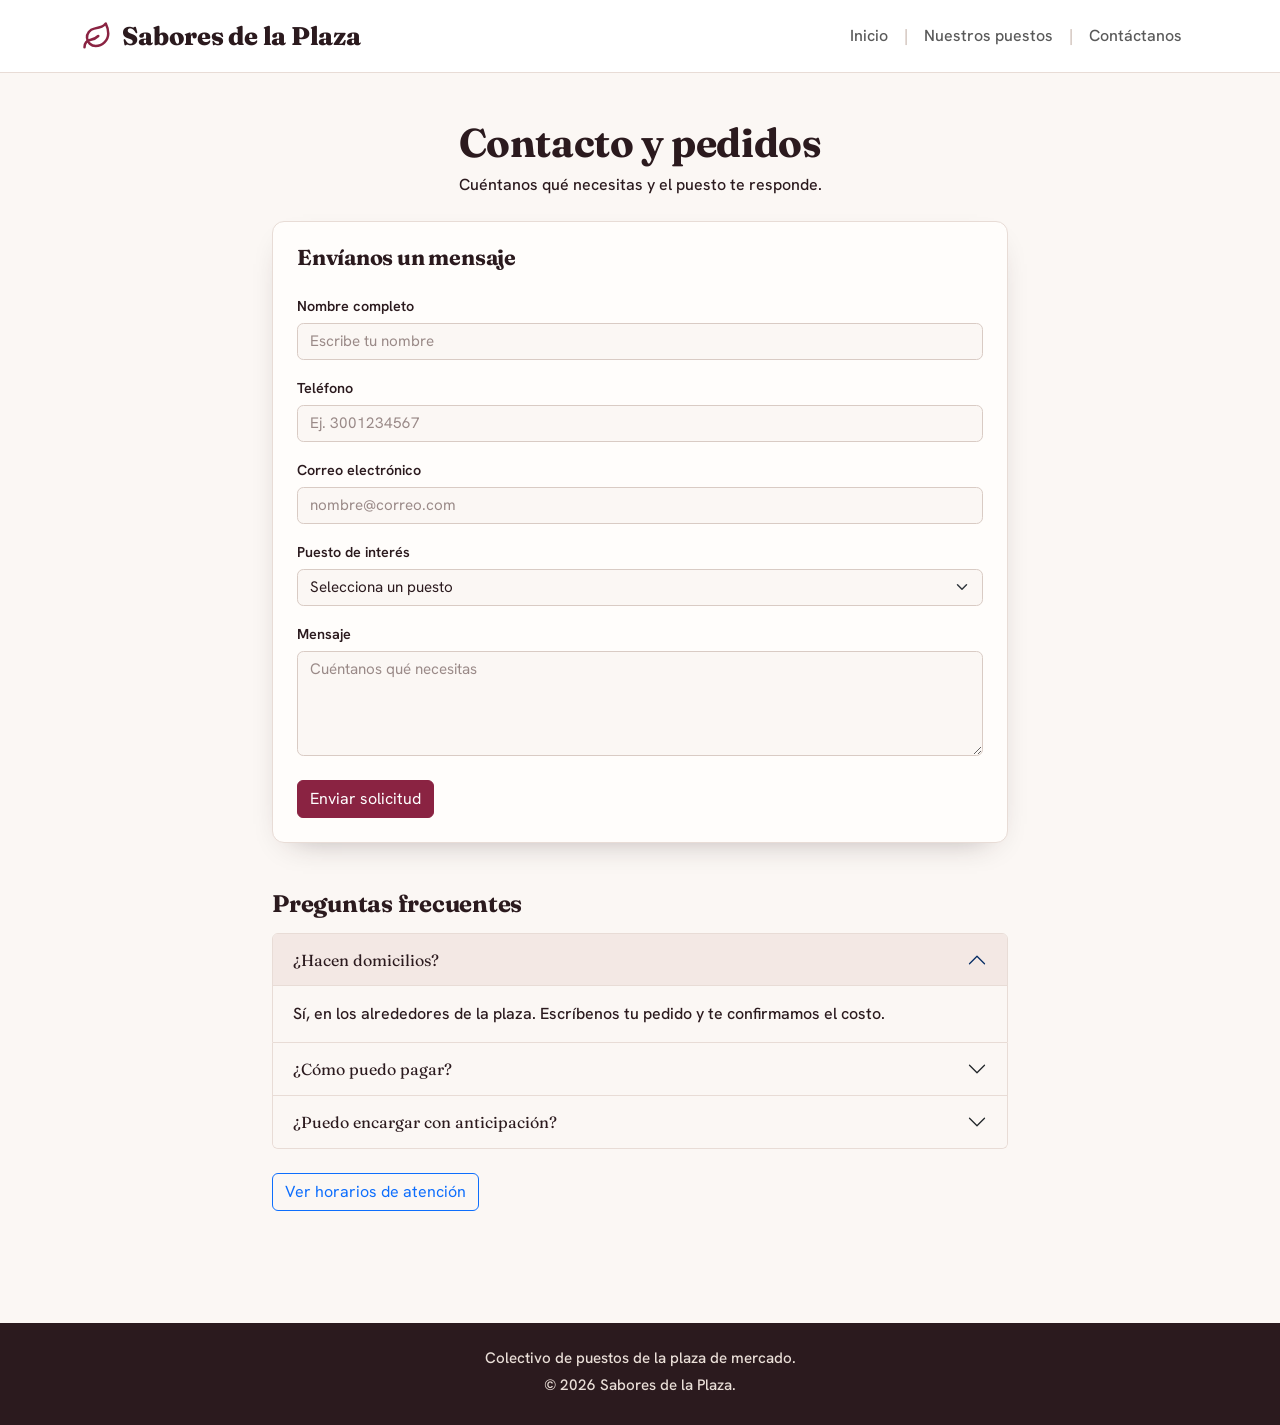
<file: plaza/contacto.html>
<!--
============================================================
Página CONTACTO Y PEDIDOS · Sabores de la Plaza
Ejercicios 01, 02, 06, 07 y 08
============================================================
Escribe tu HTML DEBAJO de este comentario.

Ejercicios 01 y 02 · Igual que en index.html
  - Bootstrap instalado y la MISMA barra de navegación.

Ejercicio 06 · El formulario
  - Campos: nombre (type="text"), teléfono o correo (type="tel" o
    type="email"), un <select> con al menos 3 puestos y un
    <textarea> para el mensaje.
  - Cada campo con su <label for="..."> igual a su id.
  - Clases de Bootstrap: form-control (form-select en el select).
  - Un <button type="submit"> con btn y un color (btn-primary…).
  - Centrado y sin ocupar todo el ancho en pantalla grande:
    la fila con justify-content-center y la columna menor a 12.

Ejercicio 07 · Más componentes de la documentación
  - Preguntas frecuentes (Components → Accordion), al menos 3.
  - Y uno de estos dos: un modal (Components → Modal) o unas
    pestañas (Components → Navs and tabs). Aquí o en otra página.

Ejercicio 08 · La letra
  - El mismo <link> de Google Fonts que en index.html.
============================================================
-->

<!DOCTYPE html>
<html lang="es">
<head>
  <meta charset="UTF-8">
  <meta name="viewport" content="width=device-width, initial-scale=1">
  <title>Sabores de la Plaza · Contacto y pedidos</title>
  <link rel="icon" href="img/logo.svg" type="image/svg+xml">
  <link rel="preconnect" href="https://fonts.googleapis.com">
  <link rel="preconnect" href="https://fonts.gstatic.com" crossorigin>
  <link href="https://fonts.googleapis.com/css2?family=Hanken+Grotesk:wght@400;500;600&family=Fraunces:opsz,wght@9..144,600;700;800&display=swap" rel="stylesheet">
  <link href="https://cdn.jsdelivr.net/npm/bootstrap@5.3.3/dist/css/bootstrap.min.css" rel="stylesheet">
  <link href="styles.css" rel="stylesheet">
</head>
<body>
  <nav class="navbar navbar-expand-lg bg-body py-3">
    <div class="container">
      <a class="navbar-brand" href="index.html"><svg class="logo" xmlns="http://www.w3.org/2000/svg" width="30" height="30" viewBox="0 0 24 24" fill="none" stroke="currentColor" stroke-width="2" stroke-linecap="round" stroke-linejoin="round" aria-hidden="true"><path d="M11 20A7 7 0 0 1 9.8 6.1C15.5 5 17 4.48 19 2c1 2 2 4.18 2 8 0 5.5-4.78 10-10 10Z"/><path d="M2 21c0-3 1.85-5.36 5.08-6C9.5 14.52 12 13 13 12"/></svg>Sabores de la Plaza</a>
      <button class="navbar-toggler" type="button" data-bs-toggle="collapse" data-bs-target="#menuPrincipal" aria-controls="menuPrincipal" aria-expanded="false" aria-label="Abrir el menú">
        <span class="navbar-toggler-icon"></span>
      </button>
      <div class="collapse navbar-collapse" id="menuPrincipal">
        <ul class="navbar-nav ms-auto">
          <li class="nav-item"><a class="nav-link" href="index.html">Inicio</a></li>
          <li class="nav-item"><a class="nav-link" href="puestos.html">Nuestros puestos</a></li>
          <li class="nav-item"><a class="nav-link" href="contacto.html">Contáctanos</a></li>
        </ul>
      </div>
    </div>
  </nav>
 
  <main class="container py-5">
    <div class="row justify-content-center">
      <div class="col-md-10 col-lg-8">
        <h1 class="text-center mb-2">Contacto y pedidos</h1>
        <p class="text-center mb-4">Cuéntanos qué necesitas y el puesto te responde.</p>
 
        <div class="card tarjeta-formulario">
          <div class="card-body p-4">
            <h2 class="h5 mb-4">Envíanos un mensaje</h2>
            <form>
              <div class="mb-3">
                <label for="nombre" class="form-label">Nombre completo</label>
                <input type="text" class="form-control" id="nombre" name="nombre" placeholder="Escribe tu nombre" required>
              </div>
              <div class="mb-3">
                <label for="telefono" class="form-label">Teléfono</label>
                <input type="tel" class="form-control" id="telefono" name="telefono" placeholder="Ej. 3001234567">
              </div>
              <div class="mb-3">
                <label for="correo" class="form-label">Correo electrónico</label>
                <input type="email" class="form-control" id="correo" name="correo" placeholder="nombre@correo.com">
              </div>
              <div class="mb-3">
                <label for="puesto" class="form-label">Puesto de interés</label>
                <select class="form-select" id="puesto" name="puesto">
                  <option value="" selected disabled>Selecciona un puesto</option>
                  <option value="frutas">Frutas</option>
                  <option value="panaderia">Panadería</option>
                  <option value="almuerzos">Almuerzos</option>
                  <option value="jugos">Jugos</option>
                  <option value="cafe">Café</option>
                </select>
              </div>
              <div class="mb-4">
                <label for="mensaje" class="form-label">Mensaje</label>
                <textarea class="form-control" id="mensaje" name="mensaje" rows="4" placeholder="Cuéntanos qué necesitas"></textarea>
              </div>
              <button type="submit" class="btn btn-primary">Enviar solicitud</button>
            </form>
          </div>
        </div>
      </div>
    </div>
 
    <div class="row justify-content-center mt-5">
      <div class="col-md-10 col-lg-8">
        <h2 class="h4 mb-3">Preguntas frecuentes</h2>
        <div class="accordion" id="preguntas">
          <div class="accordion-item">
            <h3 class="accordion-header">
              <button class="accordion-button" type="button" data-bs-toggle="collapse" data-bs-target="#pregunta1" aria-expanded="true" aria-controls="pregunta1">¿Hacen domicilios?</button>
            </h3>
            <div id="pregunta1" class="accordion-collapse collapse show" data-bs-parent="#preguntas">
              <div class="accordion-body">Sí, en los alrededores de la plaza. Escríbenos tu pedido y te confirmamos el costo.</div>
            </div>
          </div>
          <div class="accordion-item">
            <h3 class="accordion-header">
              <button class="accordion-button collapsed" type="button" data-bs-toggle="collapse" data-bs-target="#pregunta2" aria-expanded="false" aria-controls="pregunta2">¿Cómo puedo pagar?</button>
            </h3>
            <div id="pregunta2" class="accordion-collapse collapse" data-bs-parent="#preguntas">
              <div class="accordion-body">En efectivo o por transferencia, según el puesto.</div>
            </div>
          </div>
          <div class="accordion-item">
            <h3 class="accordion-header">
              <button class="accordion-button collapsed" type="button" data-bs-toggle="collapse" data-bs-target="#pregunta3" aria-expanded="false" aria-controls="pregunta3">¿Puedo encargar con anticipación?</button>
            </h3>
            <div id="pregunta3" class="accordion-collapse collapse" data-bs-parent="#preguntas">
              <div class="accordion-body">Sí. Pide el día anterior y te lo dejamos listo a la hora que acordemos.</div>
            </div>
          </div>
        </div>
 
        <button type="button" class="btn btn-outline-primary mt-4" data-bs-toggle="modal" data-bs-target="#modalHorarios">Ver horarios de atención</button>
      </div>
    </div>
  </main>
 
  <div class="modal fade" id="modalHorarios" tabindex="-1" aria-labelledby="modalHorariosTitulo" aria-hidden="true">
    <div class="modal-dialog">
      <div class="modal-content">
        <div class="modal-header">
          <h2 class="modal-title fs-5" id="modalHorariosTitulo">Horarios de atención</h2>
          <button type="button" class="btn-close" data-bs-dismiss="modal" aria-label="Cerrar"></button>
        </div>
        <div class="modal-body">
          <p class="mb-1">Martes a sábado: 6:00 a. m. a 2:00 p. m.</p>
          <p class="mb-0">Domingo: 6:00 a. m. a 1:00 p. m.</p>
        </div>
        <div class="modal-footer">
          <button type="button" class="btn btn-secondary" data-bs-dismiss="modal">Cerrar</button>
        </div>
      </div>
    </div>
  </div>
 
  <footer class="pie py-4">
    <div class="container">
      <p class="mb-1">Colectivo de puestos de la plaza de mercado.</p>
      <p class="mb-1">© 2026 Sabores de la Plaza.</p>
    </div>
  </footer>
 
  <script src="https://cdn.jsdelivr.net/npm/bootstrap@5.3.3/dist/js/bootstrap.bundle.min.js"></script>
</body>
</html>
</file>
<file: plaza/styles.css>
/*
============================================================
Ejercicio 08 · La identidad visual de Sabores de la Plaza
============================================================
El cliente pidió "nuestros propios colores, no el azul de todos
los sitios" y "una letra que se sienta cálida".
Escribe tu CSS DEBAJO de este comentario.

  - En :root, cambia --bs-primary y --bs-primary-rgb por tu color
    principal (el mismo color: uno en hexadecimal y otro en números).
  - En :root, cambia --bs-body-font-family por la fuente que traes
    de Google Fonts (el mismo nombre que va en el <link>).
  - Una regla para .btn-primary que cambie --bs-btn-bg (y si
    quieres, --bs-btn-border-color y --bs-btn-hover-bg).

Recuerda: este archivo se enlaza DESPUÉS de Bootstrap.
La paleta es tuya: colores cálidos de plaza de mercado.
============================================================
*/

/*
============================================================
Ejercicio 08 · La identidad visual de Sabores de la Plaza
============================================================
El cliente pidió "nuestros propios colores, no el azul de todos
los sitios" y "una letra que se sienta cálida".
Escribe tu CSS DEBAJO de este comentario.

  - En :root, cambia --bs-primary y --bs-primary-rgb por tu color
    principal (el mismo color: uno en hexadecimal y otro en números).
  - En :root, cambia --bs-body-font-family por la fuente que traes
    de Google Fonts (el mismo nombre que va en el <link>).
  - Una regla para .btn-primary que cambie --bs-btn-bg (y si
    quieres, --bs-btn-border-color y --bs-btn-hover-bg).

Recuerda: este archivo se enlaza DESPUÉS de Bootstrap.
La paleta es tuya: colores cálidos de plaza de mercado.
============================================================
*/

/* Paleta: vino mora (principal), rosa polvo (superficies), tinta de café (texto) */
/*
============================================================
Ejercicio 08 · La identidad visual de Sabores de la Plaza
============================================================
El cliente pidió "nuestros propios colores, no el azul de todos
los sitios" y "una letra que se sienta cálida".
Escribe tu CSS DEBAJO de este comentario.

  - En :root, cambia --bs-primary y --bs-primary-rgb por tu color
    principal (el mismo color: uno en hexadecimal y otro en números).
  - En :root, cambia --bs-body-font-family por la fuente que traes
    de Google Fonts (el mismo nombre que va en el <link>).
  - Una regla para .btn-primary que cambie --bs-btn-bg (y si
    quieres, --bs-btn-border-color y --bs-btn-hover-bg).

Recuerda: este archivo se enlaza DESPUÉS de Bootstrap.
La paleta es tuya: colores cálidos de plaza de mercado.
============================================================
*/

:root {
  --bs-primary: #8a2342;
  --bs-primary-rgb: 138, 35, 66;
  --bs-body-font-family: "Hanken Grotesk", "Fraunces", system-ui, sans-serif;
  --bs-body-bg: #fbf7f4;
  --bs-body-color: #2b1a1e;
  --bs-body-font-weight: 500;
  --bs-link-color: #8a2342;
  --bs-link-color-rgb: 138, 35, 66;
  --bs-link-hover-color: #6d1a34;
  --bs-link-hover-color-rgb: 109, 26, 52;
  --fuente-titulos: "Fraunces", Georgia, serif;
  --plaza-acento: #e0a63a;
  --plaza-tinta: #2b1a1e;
  --plaza-linea: #e8dcd6;
  --plaza-suave: #f3e8e4;
}
 
.btn-primary {
  --bs-btn-bg: #8a2342;
  --bs-btn-border-color: #8a2342;
  --bs-btn-hover-bg: #6d1a34;
  --bs-btn-hover-border-color: #6d1a34;
  --bs-btn-active-bg: #5a152b;
  --bs-btn-active-border-color: #5a152b;
  --bs-btn-disabled-bg: #8a2342;
  --bs-btn-disabled-border-color: #8a2342;
}
 
/* Títulos en serif de alto contraste; el cuerpo en sans limpia */
h1, h2, h3, .h1, .h2, .h3, .h4, .h5, .navbar-brand, .modal-title {
  font-family: var(--fuente-titulos);
  font-weight: 700;
  line-height: 1.1;
  letter-spacing: -0.01em;
}
h2 { font-size: 2rem; }
h3, .h4 { font-size: 1.5rem; }
.h5 { font-size: 1.35rem; }
 
/* Barra de navegación sobria */
.navbar {
  border-bottom: 1px solid var(--plaza-linea);
}
.navbar-brand {
  font-size: 1.6rem;
  font-weight: 800;
  color: var(--plaza-tinta);
}
.navbar-brand {
  display: flex;
  align-items: center;
  gap: 0.65rem;
}
.navbar-brand .logo {
  color: var(--bs-primary);
  flex-shrink: 0;
}
.navbar-brand:hover { color: var(--bs-primary); }
.nav-link {
  font-weight: 500;
  padding-inline: 1rem !important;
}
.navbar-nav .nav-item {
  display: flex;
  align-items: center;
}
@media (min-width: 992px) {
  .navbar-nav .nav-item + .nav-item::before {
    content: "|";
    color: #c9b8b0;
  }
}
.nav-link:hover,
.nav-link:focus {
  color: var(--bs-primary);
  text-decoration: underline;
  text-underline-offset: 0.45rem;
  text-decoration-thickness: 2px;
}
 
/* Bienvenida */
.hero {
  background: var(--plaza-suave);
}
.hero h1 {
  font-size: clamp(2.4rem, 4.6vw, 4rem);
  font-weight: 800;
  line-height: 1.05;
}
.hero .lead {
  max-width: 36ch;
  font-size: 1.2rem;
  font-weight: 600;
}
.carousel {
  border-radius: 1rem;
  overflow: hidden;
  box-shadow: 0 18px 40px -22px rgba(43, 26, 30, 0.45);
}
.carousel-item img {
  width: 100%;
  aspect-ratio: 2 / 1;
  object-fit: cover;
}
 
/* Bloques de presentación: cajitas que se levantan al pasar el cursor */
.card.valor {
  --bs-card-border-width: 2px;
  --bs-card-border-color: #d6c2b8;
  transition: transform 0.25s ease, box-shadow 0.25s ease;
}
.valor:hover {
  transform: translateY(-6px);
  box-shadow: 0 20px 36px -18px rgba(43, 26, 30, 0.45);
}
.icono-valor {
  display: flex;
  justify-content: center;
  color: var(--bs-primary);
}
.valor p {
  max-width: 34ch;
  margin-inline: auto;
}
@media (prefers-reduced-motion: reduce) {
  .valor { transition: none; }
  .valor:hover { transform: none; }
}
 
/* Catálogo: el título empieza donde empiezan las tarjetas (3/12 de la fila, con el gutter g-4) */
@media (min-width: 992px) {
  .titulo-catalogo {
    margin-left: calc((100% + 1.5rem) * 0.25);
  }
}
 
.puesto-img {
  height: 11rem;
  object-fit: cover;
  background: #f7e8d0;
}
.card {
  --bs-card-border-color: var(--plaza-linea);
  --bs-card-bg: #fffdfb;
  --bs-card-border-radius: 0.75rem;
  --bs-card-inner-border-radius: 0.75rem;
  overflow: hidden;
}
.caja-categorias {
  background: #fffdfb;
  border: 1px solid var(--plaza-linea);
  border-radius: 0.75rem;
  overflow: hidden;
}
.caja-categorias-titulo {
  background: var(--plaza-suave);
  border-bottom: 1px solid var(--plaza-linea);
  padding: 0.9rem 1rem;
}
.list-group {
  --bs-list-group-border-color: var(--plaza-linea);
  --bs-list-group-bg: #fffdfb;
  --bs-list-group-action-hover-bg: var(--plaza-suave);
  --bs-list-group-border-radius: 0.75rem;
}
.table {
  --bs-table-bg: transparent;
  --bs-table-border-color: var(--plaza-linea);
  --bs-table-striped-bg: #f3ece8;
}
.table td {
  padding: 0.75rem;
}
.table thead th {
  font-family: var(--fuente-titulos);
  font-size: 1.1rem;
  font-weight: 700;
}
 
/* Formulario y preguntas */
.tarjeta-formulario {
  box-shadow: 0 12px 32px -20px rgba(43, 26, 30, 0.45);
}
.tarjeta-formulario .form-label {
  font-size: 0.9rem;
  font-weight: 600;
  margin-bottom: 0.35rem;
}
.form-control,
.form-select {
  --bs-border-color: #d9cbc4;
  border-radius: 0.4rem;
  font-size: 0.95rem;
}
.form-control:focus,
.form-select:focus {
  border-color: var(--bs-primary);
  box-shadow: 0 0 0 0.2rem rgba(138, 35, 66, 0.15);
}
.form-control::placeholder {
  color: #9a8a88;
}
.accordion {
  --bs-accordion-border-color: var(--plaza-linea);
  --bs-accordion-active-bg: var(--plaza-suave);
  --bs-accordion-active-color: var(--plaza-tinta);
  --bs-accordion-btn-focus-box-shadow: 0 0 0 0.2rem rgba(138, 35, 66, 0.2);
}
 
/* Pie de página */
.pie {
  background: var(--plaza-tinta);
  color: #eadfd8;
  margin-top: 4rem;
  text-align: center;
}
.pie p {
  font-family: var(--bs-body-font-family);
  font-size: 0.95rem;
  font-weight: 500;
}
.pie a {
  color: #f2b8c6;
  text-underline-offset: 0.25rem;
}
.pie a:hover {
  color: #fff;
}
 
/* Foco visible para teclado */
:focus-visible {
  outline: 3px solid var(--plaza-acento);
  outline-offset: 2px;
}
</file>
